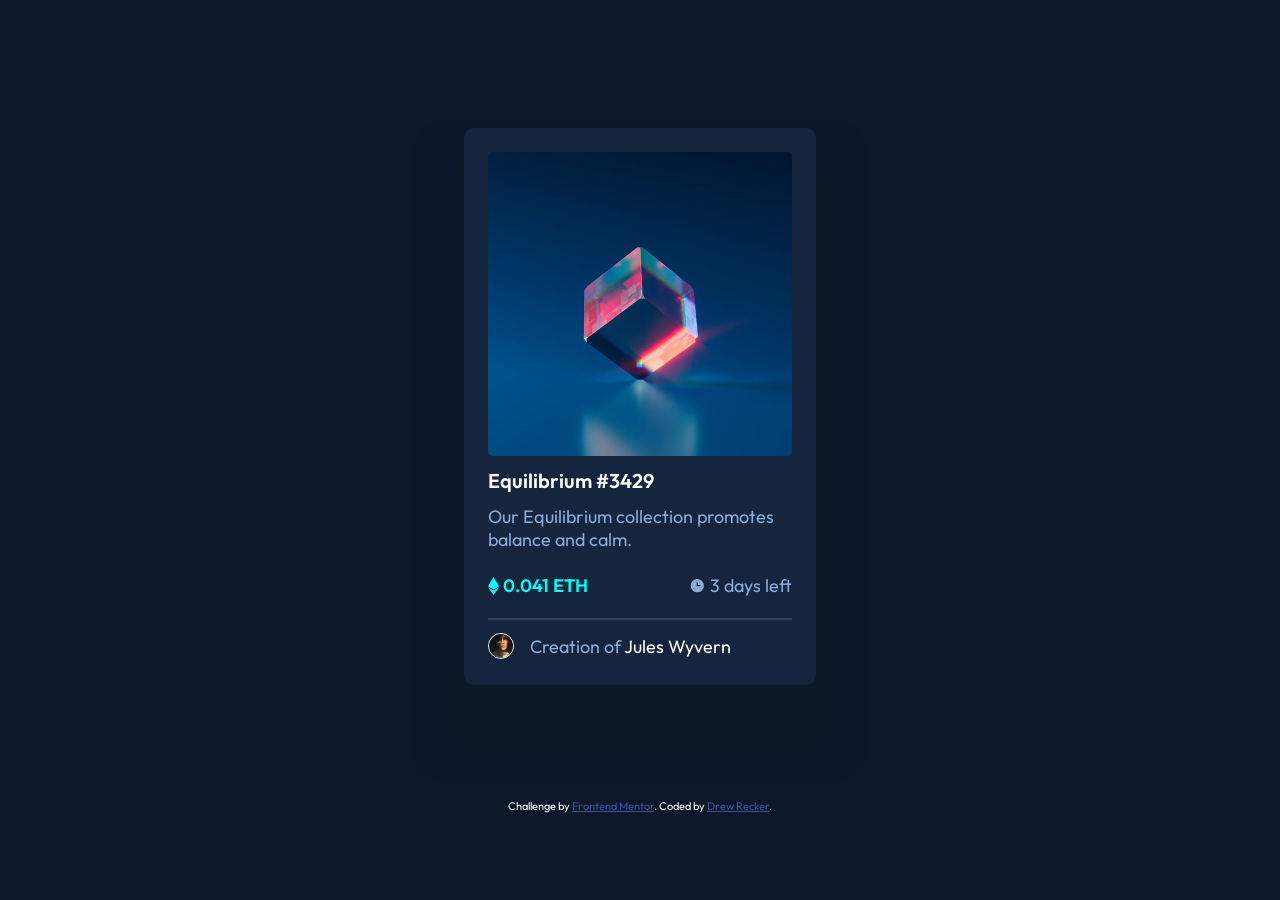
<file: index.html>
<!DOCTYPE html>
<html lang="en">
  <head>
    <meta charset="UTF-8" />
    <meta name="viewport" content="width=device-width, initial-scale=1.0" />

    <link rel="stylesheet" href="style.css" />

    <link
      rel="icon"
      type="image/png"
      sizes="32x32"
      href="./images/favicon-32x32.png"
    />
    <link
      rel="stylesheet"
      href="https://use.fontawesome.com/releases/v5.15.3/css/all.css"
      integrity="sha384-SZXxX4whJ79/gErwcOYf+zWLeJdY/qpuqC4cAa9rOGUstPomtqpuNWT9wdPEn2fk"
      crossorigin="anonymous"
    />

    <link rel="preconnect" href="https://fonts.googleapis.com" />
    <link rel="preconnect" href="https://fonts.gstatic.com" crossorigin />
    <link
      href="https://fonts.googleapis.com/css2?family=Outfit:wght@300&display=swap"
      rel="stylesheet"
    />

    <title>Frontend Mentor | NFT preview card component</title>
  </head>
  <body>
    <main>
      <section class="nft-card-background">
        <div class="nft-card">
          <div class="img-container">
            <img
              class="equilibrium"
              src="./images/image-equilibrium.jpg"
              alt="colorful, reflective cube NFT"
            />
            <span class="cyan-overlay"><i class="far fa-eye"></i></span>
          </div>
          <div class="content">
            <h1>Equilibrium #3429</h1>
            <span class="content-description"
              >Our Equilibrium collection promotes balance and calm.
            </span>
          </div>
          <div class="content-info">
            <div class="price-container">
              <img
                src="./images/icon-ethereum.svg"
                alt="ramp up or down icon for Etherium price"
              />
              <span class="price">0.041 ETH</span>
            </div>
            <div class="time-remaining">
              <img
                class="clock-img"
                src="./images/icon-clock.svg"
                alt="clock icon"
              />
              <span class="days-left">3 days left</span>
            </div>
          </div>
          <div class="creator-container">
            <div class="creator-img-container">
              <img
                class="creator-img"
                src="./images/image-avatar.png"
                alt="creator profile picture"
              />
            </div>
            <div class="creator-name-container">
              <span class="creator"
                >Creation of
                <span class="creator-name">Jules Wyvern</span></span
              >
            </div>
          </div>
        </div>
      </section>
    </main>
    <footer>
      <div class="attribution">
        Challenge by
        <a href="https://www.frontendmentor.io?ref=challenge" target="_blank"
          >Frontend Mentor</a
        >. Coded by <a href="#">Drew Recker</a>.
      </div>
    </footer>
  </body>
</html>
</file>
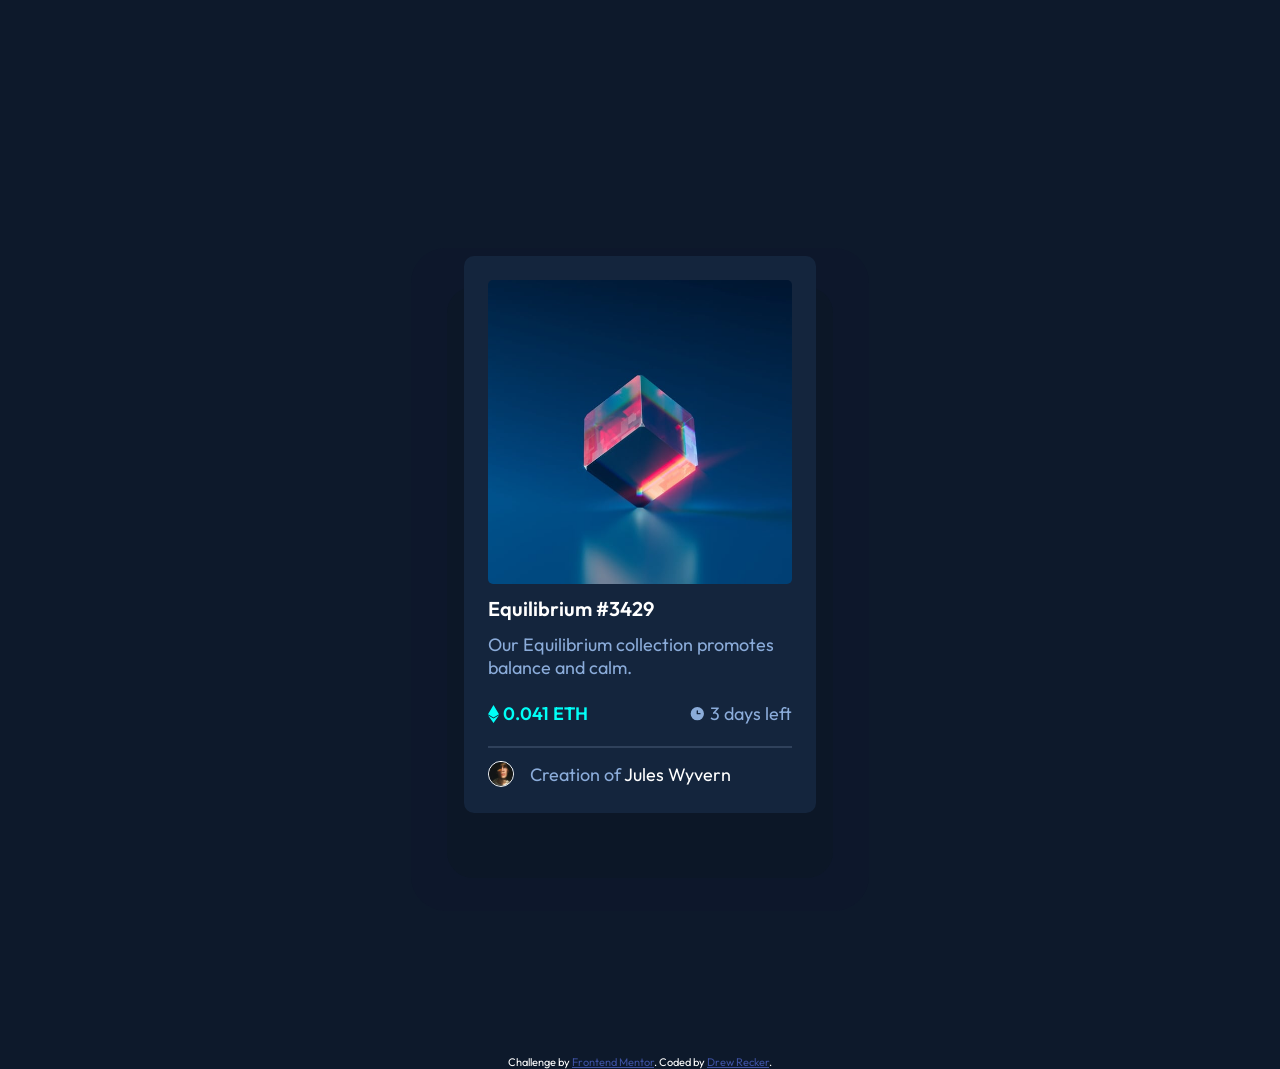
<file: NFT/HTML/index.html>
<!DOCTYPE html>
<html lang="en">
  <head>
    <meta charset="UTF-8" />
    <meta name="viewport" content="width=device-width, initial-scale=1.0" />

    <link rel="stylesheet" href="/NFT/CSS/style.css" />

    <link
      rel="icon"
      type="image/png"
      sizes="32x32"
      href="./images/favicon-32x32.png"
    />
    <link
      rel="stylesheet"
      href="https://use.fontawesome.com/releases/v5.15.3/css/all.css"
      integrity="sha384-SZXxX4whJ79/gErwcOYf+zWLeJdY/qpuqC4cAa9rOGUstPomtqpuNWT9wdPEn2fk"
      crossorigin="anonymous"
    />

    <link rel="preconnect" href="https://fonts.googleapis.com" />
    <link rel="preconnect" href="https://fonts.gstatic.com" crossorigin />
    <link
      href="https://fonts.googleapis.com/css2?family=Outfit:wght@300&display=swap"
      rel="stylesheet"
    />

    <title>Frontend Mentor | NFT preview card component</title>
  </head>
  <body>
    <main>
      <section class="nft-card-background">
        <div class="nft-card">
          <div class="img-container">
            <img
              class="equilibrium"
              src="/images/image-equilibrium.jpg"
              alt="colorful, reflective cube NFT"
            />
            <span class="cyan-overlay"><i class="far fa-eye"></i></span>
          </div>
          <div class="content">
            <h1>Equilibrium #3429</h1>
            <span class="content-description"
              >Our Equilibrium collection promotes balance and calm.
            </span>
          </div>
          <div class="content-info">
            <div class="price-container">
              <img
                src="/images/icon-ethereum.svg"
                alt="ramp up or down icon for Etherium price"
              />
              <span class="price">0.041 ETH</span>
            </div>
            <div class="time-remaining">
              <img
                class="clock-img"
                src="/images/icon-clock.svg"
                alt="clock icon"
              />
              <span class="days-left">3 days left</span>
            </div>
          </div>
          <div class="creator-container">
            <div class="creator-img-container">
              <img
                class="creator-img"
                src="/images/image-avatar.png"
                alt="creator profile picture"
              />
            </div>
            <div class="creator-name-container">
              <span class="creator"
                >Creation of
                <span class="creator-name">Jules Wyvern</span></span
              >
            </div>
          </div>
        </div>
      </section>
    </main>
    <footer>
      <div class="attribution">
        Challenge by
        <a href="https://www.frontendmentor.io?ref=challenge" target="_blank"
          >Frontend Mentor</a
        >. Coded by <a href="#">Drew Recker</a>.
      </div>
    </footer>
  </body>
</html>
</file>
<file: style.css>
* {
  padding: 0;
  margin: 0;
  max-width: 100%;
  position: relative;
}

*,
*::before,
*::after {
  box-sizing: inherit;
}

:root {
  --main-soft-blue: hsl(215, 51%, 70%);
  --main-cyan: hsl(178, 100%, 50%);
  --main-dark-blue: hsl(217, 54%, 11%);
  --main-dark-blue-shadow: hsl(215, 52%, 10%);
  --main-dark-blue-shadow-2: hsl(220, 54%, 11%);
  --main-card-dark-blue: hsl(216, 50%, 16%);
  --main-line-dark-blue: hsl(215, 32%, 27%);
  --main-white: hsl(0, 0%, 100%);
}

@import url("https://fonts.googleapis.com/css2?family=Outfit:wght@300&display=swap");

html {
  box-sizing: border-box;
  scroll-behavior: smooth;
  font-family: "Outfit", sans-serif;
}

body {
  font-style: normal;
  font-weight: 300;
  color: var(--main-white);
  background: var(--main-dark-blue);
  padding: 3rem 1rem;
  font-size: 16px;
}

@media (min-width: 468px) {
  body {
    font-style: normal;
    font-weight: 400;
    color: var(--main-white);
    background: var(--main-dark-blue);
    padding: 6rem 3rem;
    font-size: 18px;
  }
}

.nft-card-background {
  padding: 2rem 0;
  background: var(--main-dark-blue);
}

.nft-card {
  border-radius: 10px;
  margin: auto;
  max-width: 22rem;
  background: var(--main-card-dark-blue);
  color: var(--main-white);
  padding: 1.5rem;
  box-shadow: 0px 38px 0px 17px var(--main-dark-blue-shadow);
}

.img-container {
  display: grid;
}

.equilibrium {
  max-width: 100%;
  height: auto;
  grid-row: 1;
  grid-column: 1;
  border-radius: 5px;
  opacity: 1;
  background-color: var(--main-cyan);
}

@media (min-width: 490px) {
  .nft-card {
    box-shadow: 0px 48px 0px 17px var(--main-dark-blue-shadow),
      0px 45px 0px 53px var(--main-dark-blue-shadow-2);
  }
}

.cyan-overlay {
  background: rgb(0, 255, 247, 0);
  color: rgb(255, 255, 255, 0);
  grid-row: 1;
  grid-column: 1;
  border-radius: 5px;
  position: relative;
  margin: auto;
  width: 100%;
  height: 100%;
  bottom: 19rem;
  margin-bottom: -19rem;
  display: flex;
}

.cyan-overlay > * {
  flex: 1;
  margin: auto;
  text-align: center;
  font-size: 40px;
}

.cyan-overlay:hover {
  cursor: pointer;
  color: rgb(255, 255, 255, 1);
  background: rgb(0, 255, 247, 0.5);
}

h1 {
  font-weight: 600;
  font-size: 20px;
  padding: 12px 0;
}

h1:hover {
  color: var(--main-cyan);
  cursor: pointer;
}

.content-info {
  display: flex;
  padding: 5px 0;
  position: relative;
}

.content-info > * {
  flex: 1;
  padding: 1rem 0;
  vertical-align: middle;
}

.content-info .price-container > * {
  vertical-align: middle;
}

.content-info .price {
  color: var(--main-cyan);
  font-weight: 600;
}

.content-info .time-remaining {
  text-align: end;
}

.time-remaining > * {
  margin: 0;
  vertical-align: middle;
}

span {
  color: var(--main-soft-blue);
}

.creator-container {
  display: flex;
  gap: 1rem;
  border-top: 2px solid var(--main-line-dark-blue);
  padding-top: 10px;
}

.creator-img-container {
  flex: 1;
}

.creator-img {
  max-width: 100%;
  border: 1px solid var(--main-white);
  border-radius: 50%;
  margin: 0;
  top: 50%;
  transform: translateY(-50%);
}

.creator-name-container {
  position: relative;
  display: flex;
  flex: 10;
}

.creator-name-container > * {
  flex: 1;
  position: absolute;
  margin: 0;
  top: 50%;
  transform: translateY(-50%);
}

.creator-name {
  color: var(--main-white);
  width: 30px;
}

.creator-name:hover {
  color: var(--main-cyan);
  cursor: pointer;
}

footer {
  position: absolute;
  left: 3rem;
  right: 3rem;
  bottom: 0;
}

.attribution {
  font-size: 11px;
  text-align: center;
}

.attribution a {
  color: hsl(228, 45%, 44%);
}
</file>
<file: NFT/CSS/style.css>
* {
  padding: 0;
  margin: 0;
  max-width: 100%;
  position: relative;
}

*,
*::before,
*::after {
  box-sizing: inherit;
}

:root {
  --main-soft-blue: hsl(215, 51%, 70%);
  --main-cyan: hsl(178, 100%, 50%);
  --main-dark-blue: hsl(217, 54%, 11%);
  --main-dark-blue-shadow: hsl(215, 52%, 10%);
  --main-dark-blue-shadow-2: hsl(220, 54%, 11%);
  --main-card-dark-blue: hsl(216, 50%, 16%);
  --main-line-dark-blue: hsl(215, 32%, 27%);
  --main-white: hsl(0, 0%, 100%);
}

@import url("https://fonts.googleapis.com/css2?family=Outfit:wght@300&display=swap");

html {
  box-sizing: border-box;
  scroll-behavior: smooth;
  font-family: "Outfit", sans-serif;
}

body {
  font-style: normal;
  font-weight: 300;
  color: var(--main-white);
  background: var(--main-dark-blue);
  padding: 3rem 1rem;
  font-size: 16px;
}

@media (min-width: 468px) {
  body {
    font-style: normal;
    font-weight: 400;
    color: var(--main-white);
    background: var(--main-dark-blue);
    padding: 6rem 3rem;
    font-size: 18px;
  }
}

.nft-card-background {
  padding: 10rem 0;
  background: var(--main-dark-blue);
}

.nft-card {
  border-radius: 10px;
  margin: auto;
  max-width: 22rem;
  background: var(--main-card-dark-blue);
  color: var(--main-white);
  padding: 1.5rem;
  box-shadow: 0px 38px 0px 17px var(--main-dark-blue-shadow);
}

.img-container {
  display: grid;
}

.equilibrium {
  max-width: 100%;
  height: auto;
  grid-row: 1;
  grid-column: 1;
  border-radius: 5px;
  opacity: 1;
  background-color: var(--main-cyan);
}

@media (min-width: 490px) {
  .nft-card {
    box-shadow: 0px 48px 0px 17px var(--main-dark-blue-shadow),
      0px 45px 0px 53px var(--main-dark-blue-shadow-2);
  }
}

.cyan-overlay {
  background: rgb(0, 255, 247, 0);
  color: rgb(255, 255, 255, 0);
  grid-row: 1;
  grid-column: 1;
  border-radius: 5px;
  position: relative;
  margin: auto;
  width: 100%;
  height: 100%;
  bottom: 19rem;
  margin-bottom: -19rem;
  display: flex;
}

.cyan-overlay > * {
  flex: 1;
  margin: auto;
  text-align: center;
  font-size: 40px;
}

.cyan-overlay:hover {
  cursor: pointer;
  color: rgb(255, 255, 255, 1);
  background: rgb(0, 255, 247, 0.5);
}

h1 {
  font-weight: 600;
  font-size: 20px;
  padding: 12px 0;
}

h1:hover {
  color: var(--main-cyan);
  cursor: pointer;
}

.content-info {
  display: flex;
  padding: 5px 0;
  position: relative;
}

.content-info > * {
  flex: 1;
  padding: 1rem 0;
  vertical-align: middle;
}

.content-info .price-container > * {
  vertical-align: middle;
}

.content-info .price {
  color: var(--main-cyan);
  font-weight: 600;
}

.content-info .time-remaining {
  text-align: end;
}

.time-remaining > * {
  margin: 0;
  vertical-align: middle;
}

span {
  color: var(--main-soft-blue);
}

.creator-container {
  display: flex;
  gap: 1rem;
  border-top: 2px solid var(--main-line-dark-blue);
  padding-top: 10px;
}

.creator-img-container {
  flex: 1;
}

.creator-img {
  max-width: 100%;
  border: 1px solid var(--main-white);
  border-radius: 50%;
  margin: 0;
  top: 50%;
  transform: translateY(-50%);
}

.creator-name-container {
  position: relative;
  display: flex;
  flex: 10;
}

.creator-name-container > * {
  flex: 1;
  position: absolute;
  margin: 0;
  top: 50%;
  transform: translateY(-50%);
}

.creator-name {
  color: var(--main-white);
  width: 30px;
}

.creator-name:hover {
  color: var(--main-cyan);
  cursor: pointer;
}

footer {
  position: absolute;
  left: 3rem;
  right: 3rem;
  bottom: 0;
}

.attribution {
  font-size: 11px;
  text-align: center;
}

.attribution a {
  color: hsl(228, 45%, 44%);
}
</file>
